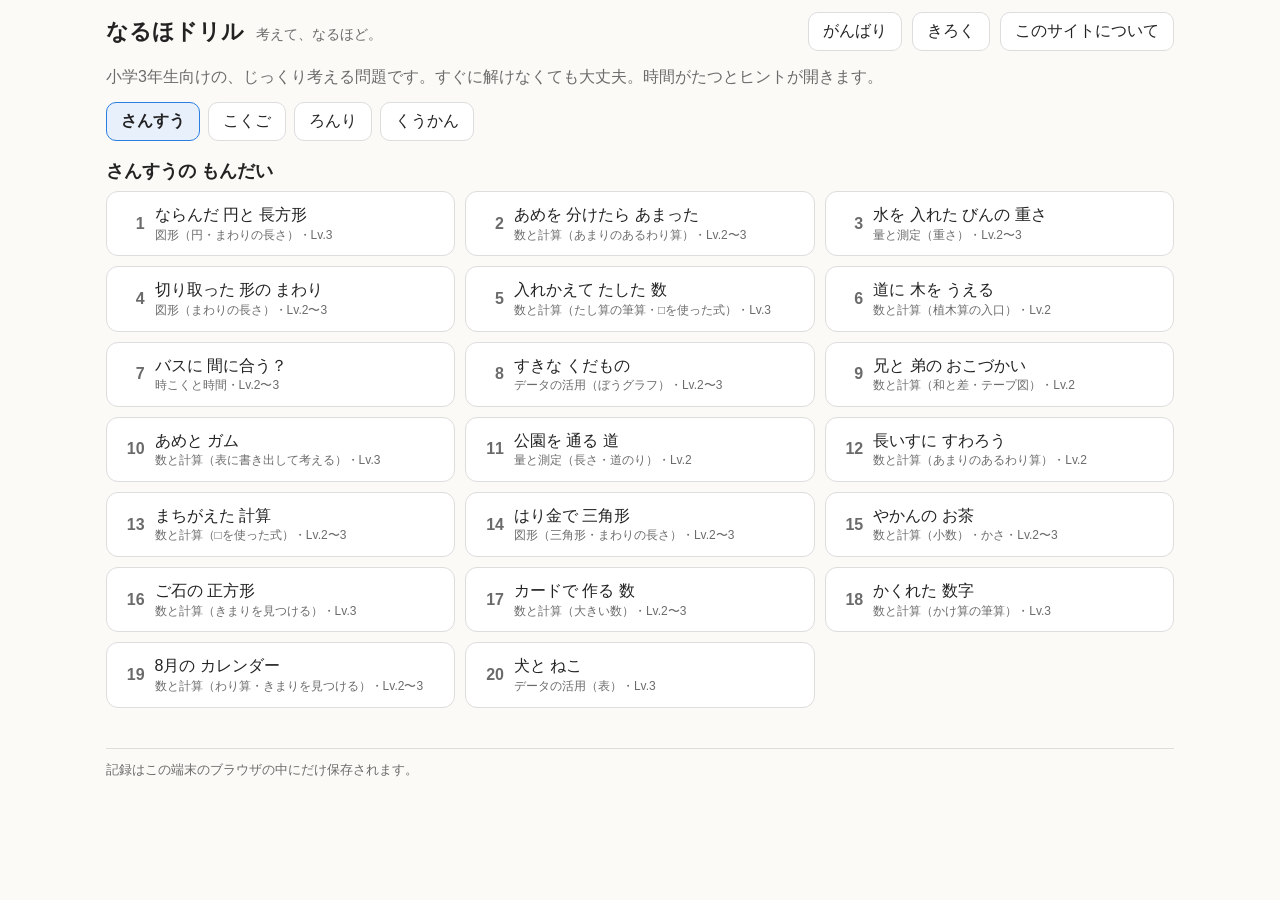
<file: site/index.html>
<!doctype html>
<html lang="ja">
<head>
<meta charset="utf-8">
<meta name="viewport" content="width=device-width, initial-scale=1, maximum-scale=1, user-scalable=no">
<meta name="apple-mobile-web-app-capable" content="yes">
<title>なるほドリル｜考えて、なるほど。小3の算数・国語</title>
<meta name="description" content="小学3年生向けの、考える力を育てる算数・国語の問題集。ヒントと解説つき。登録不要・無料。">
<link rel="stylesheet" href="css/style.css">
<link rel="manifest" href="manifest.webmanifest">
<meta name="theme-color" content="#f3c56b">
<link rel="icon" href="icons/icon.svg" type="image/svg+xml">
<link rel="icon" href="icons/icon-32.png" sizes="32x32" type="image/png">
<link rel="apple-touch-icon" href="icons/icon-180.png">
<meta name="apple-mobile-web-app-title" content="なるほドリル">
<script src="js/pwa.js" defer></script>
<style>
  .tagline { font-size: 14px; font-weight: normal; color: var(--muted); margin-left: 6px; }
  .lead { margin: 0 0 12px; color: var(--muted); line-height: 1.7; }
  .tabs { display: flex; gap: 8px; margin: 8px 0 4px; }
  .tabs .btn.on { background: var(--accent-soft); border-color: var(--accent); font-weight: bold; }
  h2 { font-size: 18px; margin: 18px 0 8px; }
  ul.grid { list-style: none; margin: 0; padding: 0; display: grid; grid-template-columns: repeat(auto-fill, minmax(260px, 1fr)); gap: 10px; }
  ul.grid a { display: flex; gap: 10px; align-items: center; padding: 12px; background: var(--card); border: 1px solid var(--line); border-radius: 12px; text-decoration: none; color: var(--fg); min-height: 56px; }
  .num { font-weight: bold; color: var(--muted); width: 1.6em; text-align: right; }
  .t { flex: 1; line-height: 1.4; }
  .t small { display: block; color: var(--muted); font-size: 12px; }
  .marks { font-weight: bold; font-size: 18px; letter-spacing: 2px; }
  .draft { font-size: 11px; background: #eee; border-radius: 4px; padding: 0 5px; color: #666; }
  #retrySec { display: none; background: #fff4e5; border-radius: 12px; padding: 4px 12px 12px; margin-top: 12px; }
  .empty { color: var(--muted); }
</style>
</head>
<body>
<div class="page">
  <div class="topbar">
    <h1><a href="./" id="siteName"></a> <span class="tagline">考えて、なるほど。</span></h1>
    <a class="btn" href="dashboard.html">がんばり</a>
    <a class="btn" href="records.html">きろく</a>
    <a class="btn" href="about.html">このサイトについて</a>
  </div>
  <p class="lead">小学3年生向けの、じっくり考える問題です。すぐに解けなくても大丈夫。時間がたつとヒントが開きます。</p>
  <div class="tabs" id="tabs"></div>
  <section id="retrySec"><h2>もういちど</h2><ul class="grid" id="retry"></ul></section>
  <h2 id="listTitle">もんだい</h2>
  <ul class="grid" id="list"></ul>
  <footer class="site">記録はこの端末のブラウザの中にだけ保存されます。</footer>
</div>
<script type="module">
import { SITE_NAME, SUBJECTS, RESULT_MARK, IS_LOCAL, richText, loadIndex, visibleSubjects, problemKey, problemUrl } from "./js/common.js";
import { allAttempts } from "./js/db.js";

document.getElementById("siteName").textContent = SITE_NAME;
// 開発中（localhost）は、作問の確認ページへのリンクを出す
if (IS_LOCAL) document.querySelector(".topbar").insertAdjacentHTML("beforeend", `<a class="btn" href="review.html">問題の確認</a><a class="btn" href="access.html">アクセス解析</a>`);
const params = new URLSearchParams(location.search);
const subject = SUBJECTS[params.get("s")] ? params.get("s") : "math";

const [index, attempts] = await Promise.all([loadIndex(), allAttempts().catch(() => [])]);

document.getElementById("tabs").innerHTML = visibleSubjects(index).map((k) => [k, SUBJECTS[k]])
  .map(([k, v]) => `<a class="btn ${k === subject ? "on" : ""}" href="?s=${k}">${v}</a>`).join("");
document.getElementById("listTitle").textContent = `${SUBJECTS[subject]}の もんだい`;

// 開発中（localhost）は下書きも出す
const problems = (index[subject] || []).filter((p) => p.status === "published" || IS_LOCAL);
const ul = document.getElementById("list");
const retry = document.getElementById("retry");
if (!problems.length) ul.innerHTML = `<li class="empty">じゅんびちゅうです。</li>`;

for (const p of problems) {
  const mine = attempts.filter((a) => a.key === problemKey(subject, p.id)).reverse(); // 古い順
  const marks = mine.map((a) => `<span class="mark-${a.result}">${RESULT_MARK[a.result]}</span>`).join("");
  const li = document.createElement("li");
  li.innerHTML = `<a href="${problemUrl(subject, p.id)}">
    <span class="num">${Number(p.id)}</span>
    <span class="t"><span class="tt"></span> ${p.status === "draft" ? `<span class="draft">下書き</span>` : ""}<small></small></span>
    <span class="marks">${marks}</span></a>`;
  li.querySelector(".tt").innerHTML = richText(p.title);
  li.querySelector("small").innerHTML = richText(`${p.area}・${p.lv}`);
  ul.appendChild(li);
  // いちばん新しい記録が ×・△・こたえを見た なら「もういちど」にも出す
  const latest = mine[mine.length - 1];
  if (latest && latest.result !== "correct") retry.appendChild(li.cloneNode(true));
}
if (retry.children.length) document.getElementById("retrySec").style.display = "block";
</script>
</body>
</html>
</file>
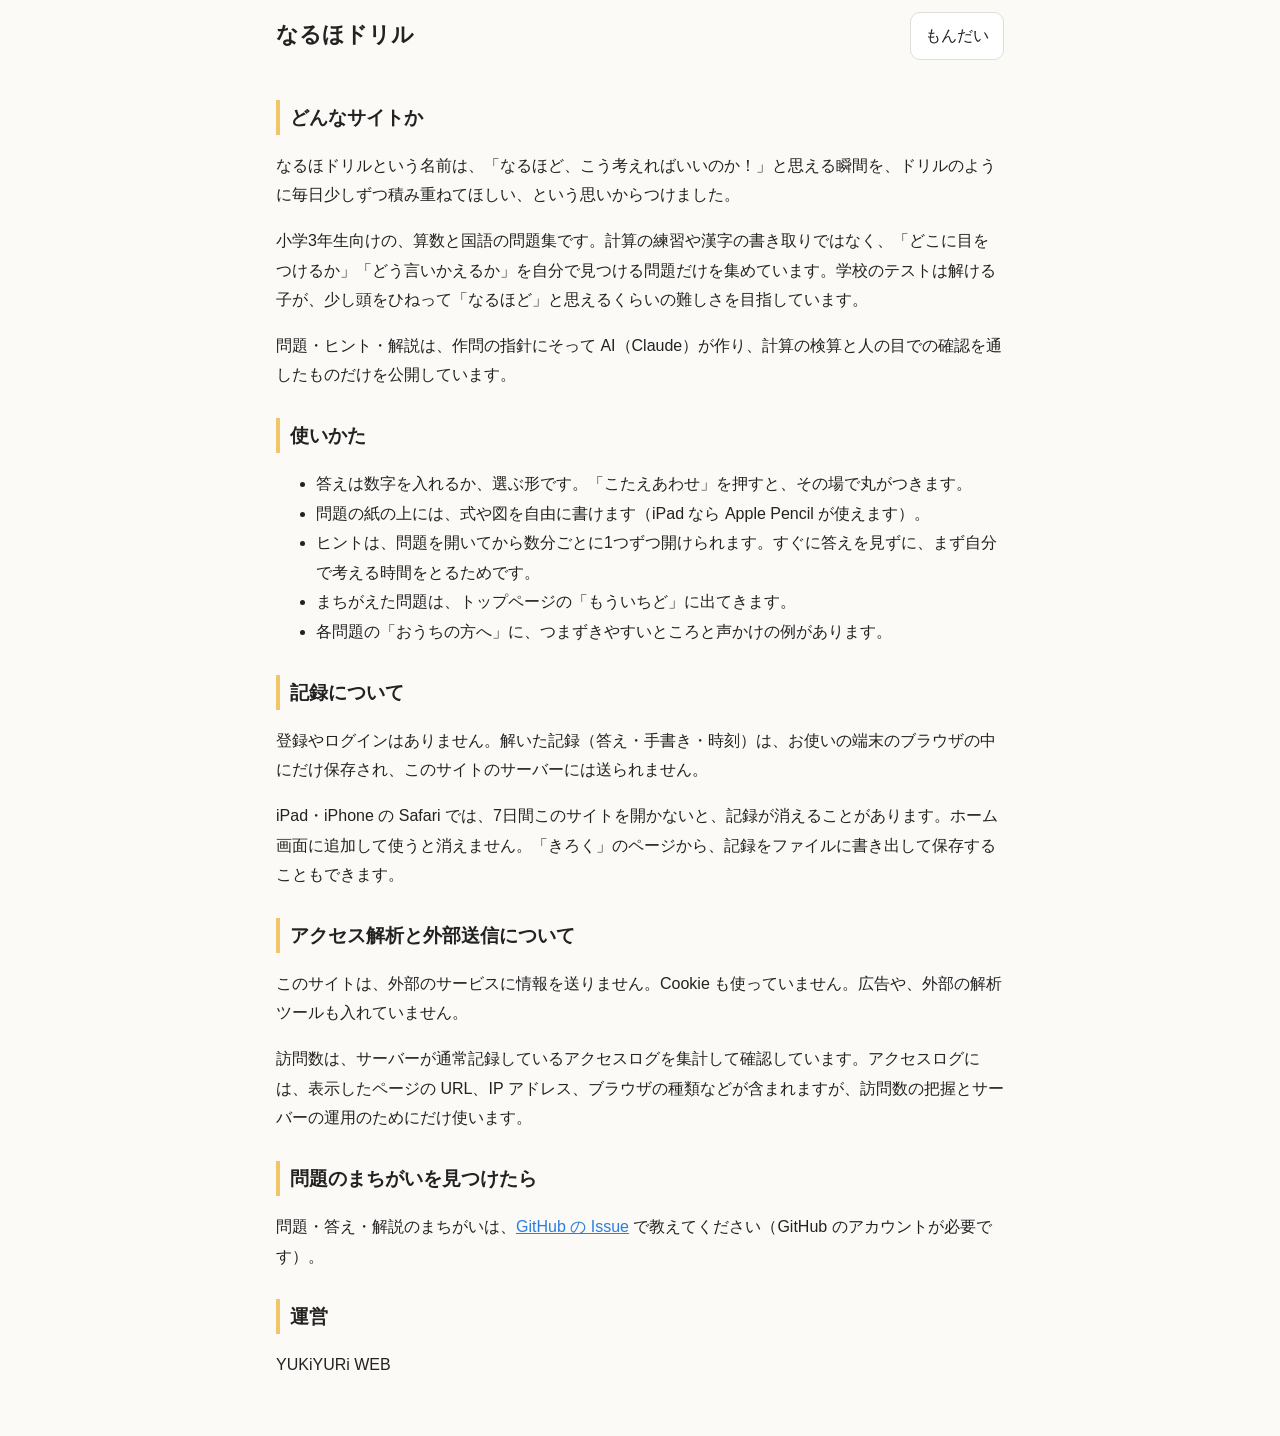
<file: site/about.html>
<!doctype html>
<html lang="ja">
<head>
<meta charset="utf-8">
<meta name="viewport" content="width=device-width, initial-scale=1, maximum-scale=1, user-scalable=no">
<title>このサイトについて - なるほドリル</title>
<link rel="stylesheet" href="css/style.css">
<link rel="manifest" href="manifest.webmanifest">
<meta name="theme-color" content="#f3c56b">
<link rel="icon" href="icons/icon.svg" type="image/svg+xml">
<link rel="icon" href="icons/icon-32.png" sizes="32x32" type="image/png">
<link rel="apple-touch-icon" href="icons/icon-180.png">
<meta name="apple-mobile-web-app-title" content="なるほドリル">
<script src="js/pwa.js" defer></script>
<style>
  .page { max-width: 760px; line-height: 1.85; }
  h2 { font-size: 19px; margin: 28px 0 6px; border-left: 4px solid var(--warm); padding-left: 10px; }
</style>
</head>
<body>
<div class="page">
  <div class="topbar">
    <h1><a href="./" class="site-name">なるほドリル</a></h1>
    <a class="btn" href="./">もんだい</a>
  </div>

  <h2>どんなサイトか</h2>
  <p>なるほドリルという名前は、「なるほど、こう考えればいいのか！」と思える瞬間を、ドリルのように毎日少しずつ積み重ねてほしい、という思いからつけました。</p>
  <p>小学3年生向けの、算数と国語の問題集です。計算の練習や漢字の書き取りではなく、「どこに目をつけるか」「どう言いかえるか」を自分で見つける問題だけを集めています。学校のテストは解ける子が、少し頭をひねって「なるほど」と思えるくらいの難しさを目指しています。</p>
  <p>問題・ヒント・解説は、作問の指針にそって AI（Claude）が作り、計算の検算と人の目での確認を通したものだけを公開しています。</p>

  <h2>使いかた</h2>
  <ul>
    <li>答えは数字を入れるか、選ぶ形です。「こたえあわせ」を押すと、その場で丸がつきます。</li>
    <li>問題の紙の上には、式や図を自由に書けます（iPad なら Apple Pencil が使えます）。</li>
    <li>ヒントは、問題を開いてから数分ごとに1つずつ開けられます。すぐに答えを見ずに、まず自分で考える時間をとるためです。</li>
    <li>まちがえた問題は、トップページの「もういちど」に出てきます。</li>
    <li>各問題の「おうちの方へ」に、つまずきやすいところと声かけの例があります。</li>
  </ul>

  <h2>記録について</h2>
  <p>登録やログインはありません。解いた記録（答え・手書き・時刻）は、お使いの端末のブラウザの中にだけ保存され、このサイトのサーバーには送られません。</p>
  <p>iPad・iPhone の Safari では、7日間このサイトを開かないと、記録が消えることがあります。ホーム画面に追加して使うと消えません。「きろく」のページから、記録をファイルに書き出して保存することもできます。</p>

  <h2>アクセス解析と外部送信について</h2>
  <p>このサイトは、外部のサービスに情報を送りません。Cookie も使っていません。広告や、外部の解析ツールも入れていません。</p>
  <p>訪問数は、サーバーが通常記録しているアクセスログを集計して確認しています。アクセスログには、表示したページの URL、IP アドレス、ブラウザの種類などが含まれますが、訪問数の把握とサーバーの運用のためにだけ使います。</p>

  <h2>問題のまちがいを見つけたら</h2>
  <p>問題・答え・解説のまちがいは、<a href="https://github.com/yukiyuriweb/naruhodrill/issues" rel="noopener">GitHub の Issue</a> で教えてください（GitHub のアカウントが必要です）。</p>

  <h2>運営</h2>
  <p>YUKiYURi WEB</p>
</div>
</body>
</html>
</file>
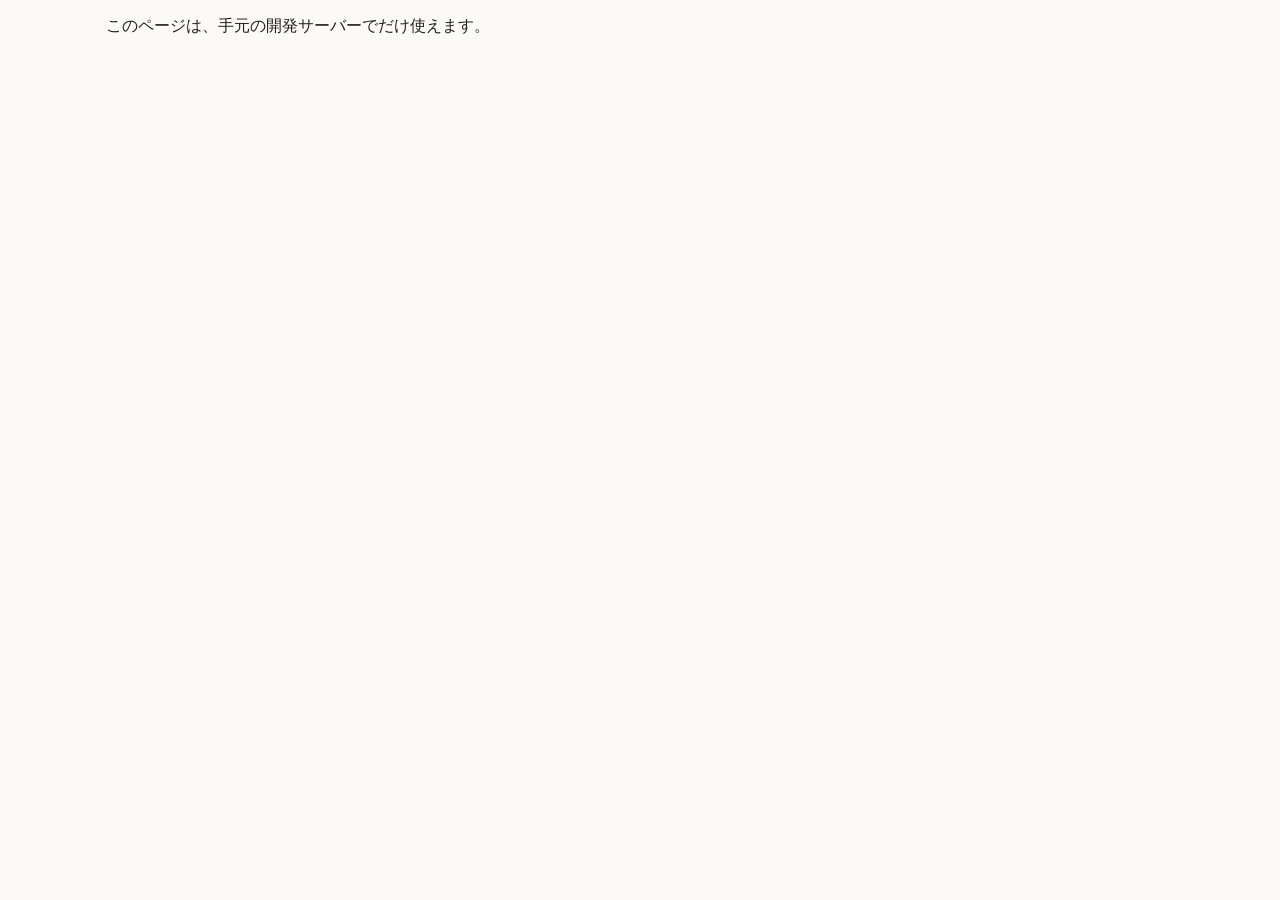
<file: site/access.html>
<!doctype html>
<html lang="ja">
<head>
<meta charset="utf-8">
<meta name="viewport" content="width=device-width, initial-scale=1, maximum-scale=1, user-scalable=no">
<title>アクセス解析 - なるほドリル</title>
<link rel="stylesheet" href="css/style.css">
<style>
  /* 管理者用（ローカル専用。公開用の dist/ には入れない。集計は tools/serve.py が返す） */
  .bar { display: flex; gap: 8px; align-items: center; flex-wrap: wrap; margin-bottom: 12px; }
  .seg { display: inline-flex; border: 1px solid var(--line); border-radius: 10px; overflow: hidden; }
  .seg button { font: inherit; font-size: 15px; padding: 6px 14px; border: 0; background: var(--card); color: var(--fg); cursor: pointer; }
  .seg button[aria-pressed="true"] { background: var(--accent); color: #fff; font-weight: bold; }
  #status { color: var(--muted); font-size: 14px; }
  .tiles { display: grid; grid-template-columns: repeat(auto-fit, minmax(170px, 1fr)); gap: 10px; margin-bottom: 14px; }
  .tile { background: var(--card); border: 1px solid var(--line); border-radius: 12px; padding: 10px 14px; }
  .tile .k { font-size: 13px; color: var(--muted); }
  .tile .v { font-size: 30px; font-weight: bold; }
  .grid2 { display: grid; grid-template-columns: repeat(auto-fit, minmax(320px, 1fr)); gap: 14px; }
  .card { background: var(--card); border: 1px solid var(--line); border-radius: 12px; padding: 12px 14px; }
  .card h2 { font-size: 16px; margin: 0 0 8px; }
  .card.wide { margin-bottom: 14px; }
  table { border-collapse: collapse; width: 100%; font-size: 14px; }
  td { border-bottom: 1px solid var(--line); padding: 4px 6px; }
  td.n { text-align: right; font-variant-numeric: tabular-nums; width: 4em; }
  td.b { width: 35%; }
  td.b span { display: block; height: 8px; border-radius: 4px; background: var(--accent); min-width: 2px; }
  .chart { position: relative; }
  .chart svg { display: block; width: 100%; height: auto; }
  .chart .grid line { stroke: #ececec; }
  .chart .axis text { fill: var(--muted); font-size: 12px; }
  .chart .hit { fill: transparent; }
  .chart .hit:hover { fill: rgba(0, 0, 0, 0.05); }
  .tip { position: absolute; pointer-events: none; background: #fff; border: 1px solid var(--line); border-radius: 8px; padding: 6px 10px; font-size: 13px; box-shadow: 0 2px 8px rgba(0,0,0,.12); white-space: nowrap; transform: translate(-50%, -100%); }
  .note { font-size: 13px; color: var(--muted); line-height: 1.7; }
</style>
</head>
<body>
<div class="page">
  <div class="topbar">
    <h1><a href="./">なるほドリル</a> アクセス解析</h1>
    <a class="btn" href="review.html">問題の確認</a>
  </div>
  <div class="bar">
    <div class="seg" role="group" aria-label="きかん">
      <button data-days="1">今日</button>
      <button data-days="7" aria-pressed="true">7日</button>
      <button data-days="30">30日</button>
      <button data-days="90">90日</button>
    </div>
    <button class="btn primary" id="fetch">最新のログを取得</button>
    <span id="status"></span>
  </div>
  <div class="tiles" id="tiles"></div>
  <section class="card wide"><h2>日ごとの訪問者数</h2><div class="chart" id="chart"></div></section>
  <div class="grid2">
    <section class="card"><h2>よく開かれた問題</h2><div id="problems"></div></section>
    <section class="card"><h2>ページ別のページビュー</h2><div id="pages"></div></section>
    <section class="card"><h2>端末（訪問者数）</h2><div id="devices"></div></section>
    <section class="card"><h2>参照元（ほかのサイトから）</h2><div id="referrers"></div></section>
    <section class="card"><h2>見つからなかった URL（404）</h2><div id="notFound"></div></section>
  </div>
  <p class="note">
    Xserver の API は「その日の」ログしか返しません。前の日のログは、その日のうちに取得しておいた分だけが残ります（<code>logs/access/</code>、git には入りません）。
    毎日取得するには <code>uv run site/tools/accesslog.py fetch</code> を 1日1回 動かしてください。<br>
    数え方：ページビューは HTML ページを開いた回数（ボットを除く）。訪問者は IP アドレスと ブラウザの組み合わせで数えています（IP はそのまま保存せず、ハッシュにしています）。
    iPad の Safari はふつう Mac と同じ名のりをするので、「Mac」には iPad が含まれます。
  </p>
</div>
<script type="module">
import { IS_LOCAL, plainText, loadIndex, SUBJECTS } from "./js/common.js";

if (!IS_LOCAL) {
  document.querySelector(".page").innerHTML = "<p>このページは、手元の開発サーバーでだけ使えます。</p>";
  throw new Error("local only");
}

const titles = {};
try {
  const index = await loadIndex();
  for (const [s, list] of Object.entries(index)) for (const p of list) titles[`${s}/${p.id}`] = `${SUBJECTS[s]} ${Number(p.id)}. ${plainText(p.title)}`;
} catch {}

const esc = (t) => String(t).replace(/[&<>"]/g, (c) => ({ "&": "&amp;", "<": "&lt;", ">": "&gt;", '"': "&quot;" })[c]);
const fmtTime = (iso) => { const d = new Date(iso); return `${d.getMonth() + 1}/${d.getDate()} ${String(d.getHours()).padStart(2, "0")}:${String(d.getMinutes()).padStart(2, "0")}`; };
let days = 7;

function table(rows, label = (k) => k) {
  if (!rows.length) return `<p class="note">まだ ありません。</p>`;
  const max = Math.max(...rows.map((r) => r[1]));
  return `<table>${rows.map(([k, n]) => `<tr><td>${esc(label(k))}</td><td class="b"><span style="width:${(n / max) * 100}%"></span></td><td class="n">${n}</td></tr>`).join("")}</table>`;
}

function chart(daily) {
  const W = 900, H = 220, L = 34, R = 8, T = 10, B = 26;
  const pw = W - L - R, ph = H - T - B;
  const peak = Math.max(4, ...daily.map((d) => d.visitors));
  const max = Math.ceil(peak / 4) * 4;
  const y = (v) => T + ph - (v / max) * ph;
  const slot = pw / daily.length, bw = Math.max(4, Math.min(36, slot * 0.6));
  const ticks = [0, max / 4, max / 2, (max * 3) / 4, max];
  const every = daily.length <= 10 ? 1 : daily.length <= 31 ? 5 : 10;
  let s = `<svg viewBox="0 0 ${W} ${H}" role="img" aria-label="日ごとの訪問者数">`;
  s += `<g class="grid">${ticks.map((t) => `<line x1="${L}" x2="${W - R}" y1="${y(t)}" y2="${y(t)}"/>`).join("")}</g><g class="axis">`;
  s += ticks.map((t) => `<text x="${L - 6}" y="${y(t) + 4}" text-anchor="end">${t}</text>`).join("");
  daily.forEach((d, i) => {
    if ((daily.length - 1 - i) % every === 0) s += `<text x="${L + slot * i + slot / 2}" y="${H - 8}" text-anchor="middle">${Number(d.date.slice(5, 7))}/${Number(d.date.slice(8))}</text>`;
  });
  s += `</g><line x1="${L}" x2="${W - R}" y1="${y(0)}" y2="${y(0)}" stroke="#bbb"/>`;
  daily.forEach((d, i) => {
    const x = L + slot * i + (slot - bw) / 2, h = y(0) - y(d.visitors);
    if (d.visitors) {
      const r = Math.min(4, h, bw / 2), top = y(d.visitors);
      s += `<path d="M${x},${y(0)}V${top + r}Q${x},${top} ${x + r},${top}H${x + bw - r}Q${x + bw},${top} ${x + bw},${top + r}V${y(0)}Z" fill="var(--accent)"/>`;
    }
    s += `<rect class="hit" data-i="${i}" x="${L + slot * i}" y="${T}" width="${slot}" height="${ph}"/>`;
  });
  s += `</svg><div class="tip" hidden></div>`;
  const el = document.getElementById("chart");
  el.innerHTML = s;
  const tip = el.querySelector(".tip");
  el.querySelectorAll(".hit").forEach((h) => h.addEventListener("mouseenter", () => {
    const d = daily[Number(h.dataset.i)];
    tip.innerHTML = `<b>${d.date}</b><br>訪問者 ${d.visitors}人・ページビュー ${d.pv}・問題 ${d.problems}回`;
    const box = el.getBoundingClientRect(), r = h.getBoundingClientRect();
    tip.style.left = `${Math.min(Math.max(r.left + r.width / 2 - box.left, 110), box.width - 110)}px`;
    tip.style.top = `${r.top - box.top + 50}px`;
    tip.hidden = false;
  }));
  el.querySelector("svg").addEventListener("mouseleave", () => { tip.hidden = true; });
}

async function load() {
  const d = await fetch(`api/accesslog?days=${days}`).then((r) => r.json());
  const t = d.totals;
  document.getElementById("tiles").innerHTML = [
    ["訪問者", t.visitors], ["ページビュー", t.pv], ["問題を開いた回数", t.problems], ["ボット（除外）", t.bots],
  ].map(([k, v]) => `<div class="tile"><div class="k">${k}</div><div class="v">${v}</div></div>`).join("");
  chart(d.daily);
  document.getElementById("problems").innerHTML = table(d.problems, (k) => titles[k] || k);
  document.getElementById("pages").innerHTML = table(d.pages);
  document.getElementById("devices").innerHTML = table(d.devices);
  document.getElementById("referrers").innerHTML = table(d.referrers);
  document.getElementById("notFound").innerHTML = table(d.notFound);
  const st = d.stored.count ? `保存済み：${d.stored.from} 〜 ${d.stored.to}（${d.stored.count}日分）` : "まだ ログを取得していません";
  document.getElementById("status").textContent = `${st}${d.lastFetch ? `・最終取得 ${fmtTime(d.lastFetch.fetchedAt)}` : ""}`;
}

document.querySelectorAll(".seg button").forEach((b) => {
  b.onclick = () => {
    days = Number(b.dataset.days);
    document.querySelectorAll(".seg button").forEach((x) => x.setAttribute("aria-pressed", String(x === b)));
    load();
  };
});

document.getElementById("fetch").onclick = async (e) => {
  const btn = e.currentTarget;
  btn.disabled = true;
  document.getElementById("status").textContent = "取得しています…";
  try {
    const r = await fetch("api/accesslog/fetch", { method: "POST" });
    const j = await r.json();
    if (!r.ok) throw new Error(j.error || r.status);
    await load();
    document.getElementById("status").textContent += `（新しく ${j.added}行）`;
  } catch (err) {
    document.getElementById("status").textContent = `取得できませんでした：${err.message}`;
  }
  btn.disabled = false;
};

load();
</script>
</body>
</html>
</file>
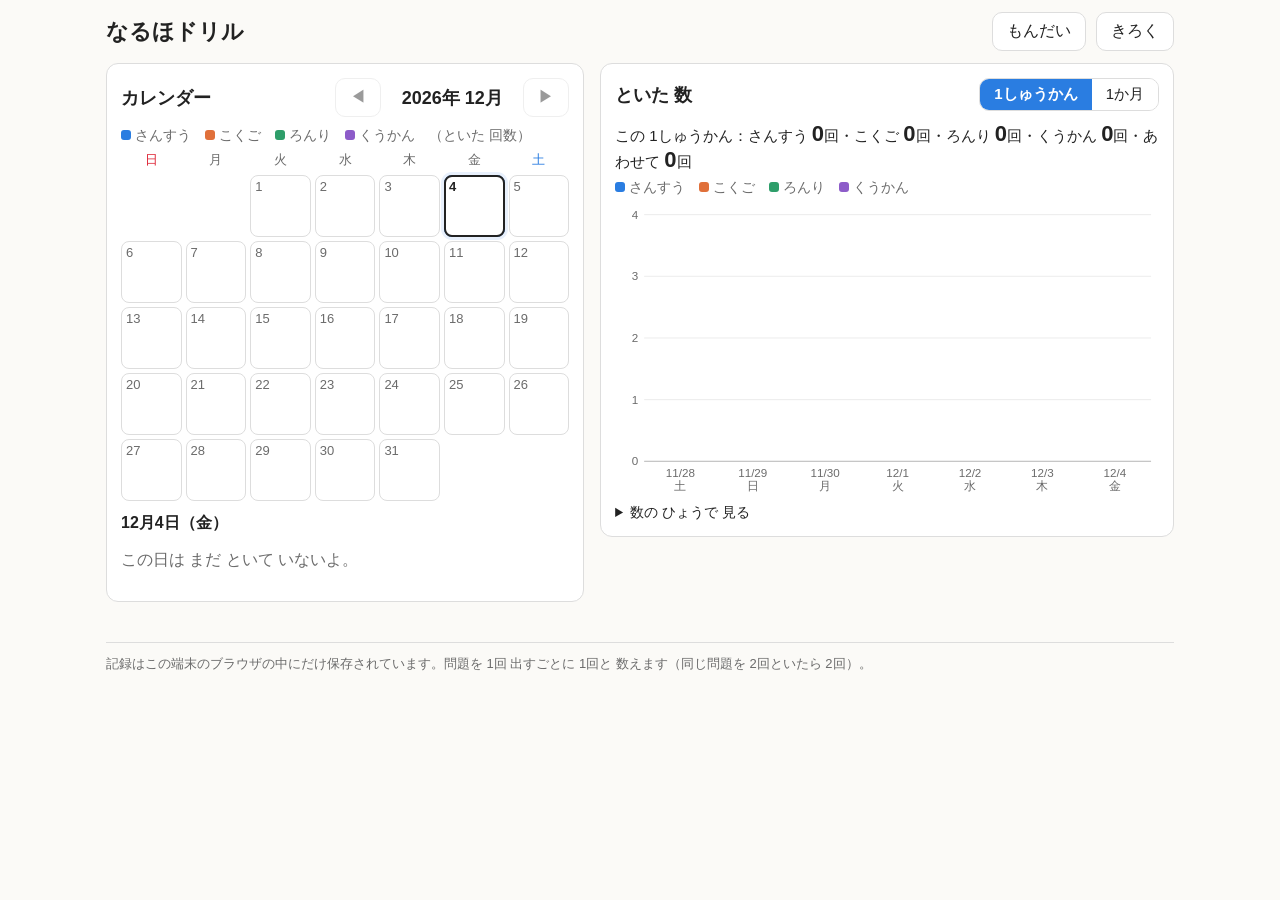
<file: site/dashboard.html>
<!doctype html>
<html lang="ja">
<head>
<meta charset="utf-8">
<meta name="viewport" content="width=device-width, initial-scale=1, maximum-scale=1, user-scalable=no">
<meta name="apple-mobile-web-app-capable" content="yes">
<title>がんばり - なるほドリル</title>
<link rel="stylesheet" href="css/style.css">
<link rel="manifest" href="manifest.webmanifest">
<meta name="theme-color" content="#f3c56b">
<link rel="icon" href="icons/icon.svg" type="image/svg+xml">
<link rel="icon" href="icons/icon-32.png" sizes="32x32" type="image/png">
<link rel="apple-touch-icon" href="icons/icon-180.png">
<meta name="apple-mobile-web-app-title" content="なるほドリル">
<script src="js/pwa.js" defer></script>
<style>
  :root { --math: #2a7de1; --kokugo: #e0703a; --logic: #2e9e6a; --spatial: #8d5cc9; }
  .layout { display: grid; grid-template-columns: minmax(0, 5fr) minmax(0, 6fr); gap: 16px; align-items: start; }
  @media (max-width: 820px) { .layout { grid-template-columns: minmax(0, 1fr); } }
  .card { background: var(--card); border: 1px solid var(--line); border-radius: 12px; padding: 14px; }
  .card h2 { font-size: 18px; margin: 0; flex: 1; }
  .card-head { display: flex; align-items: center; gap: 8px; margin-bottom: 10px; flex-wrap: wrap; }
  .legend { display: flex; gap: 14px; font-size: 14px; color: var(--muted); margin-bottom: 6px; }
  .legend i, .chip i { display: inline-block; width: 10px; height: 10px; border-radius: 3px; margin-right: 4px; vertical-align: 0; }
  .sw-math { background: var(--math); }
  .sw-kokugo { background: var(--kokugo); }
  .sw-logic { background: var(--logic); }
  .sw-spatial { background: var(--spatial); }

  /* カレンダー */
  .cal { display: grid; grid-template-columns: repeat(7, minmax(0, 1fr)); gap: 4px; }
  .cal .dow { text-align: center; font-size: 13px; color: var(--muted); padding-bottom: 2px; }
  .cal .dow.sun { color: var(--ng); }
  .cal .dow.sat { color: var(--accent); }
  .day { min-height: 62px; border: 1px solid var(--line); border-radius: 8px; padding: 3px 4px; background: #fff; font: inherit; text-align: left; cursor: pointer; display: flex; flex-direction: column; gap: 2px; color: var(--fg); }
  .day.blank { visibility: hidden; }
  .day .d { font-size: 13px; color: var(--muted); }
  .day.done { background: var(--warm-soft); border-color: var(--warm); }
  .day.today .d { font-weight: bold; color: var(--fg); }
  .day.today { outline: 2px solid var(--fg); outline-offset: -2px; }
  .day.sel { box-shadow: 0 0 0 3px var(--accent-soft); border-color: var(--accent); }
  .chip { font-size: 13px; line-height: 1.2; white-space: nowrap; }
  .chip b { font-size: 15px; }
  .month { font-weight: bold; font-size: 18px; min-width: 7em; text-align: center; }
  #dayList { margin-top: 12px; }
  #dayList h3 { font-size: 16px; margin: 0 0 6px; }
  #dayList ul { list-style: none; margin: 0; padding: 0; }
  #dayList li { padding: 4px 0; border-bottom: 1px dashed var(--line); display: flex; gap: 8px; }
  #dayList li:last-child { border-bottom: 0; }
  #dayList .m { font-weight: bold; width: 1.2em; text-align: center; }

  /* グラフ */
  .seg { display: inline-flex; border: 1px solid var(--line); border-radius: 10px; overflow: hidden; }
  .seg button { font: inherit; font-size: 15px; padding: 6px 14px; border: 0; background: var(--card); color: var(--fg); cursor: pointer; }
  .seg button[aria-pressed="true"] { background: var(--accent); color: #fff; font-weight: bold; }
  .totals { font-size: 15px; margin-bottom: 6px; }
  .totals b { font-size: 22px; }
  .chart { position: relative; }
  .chart svg { display: block; width: 100%; height: auto; overflow: visible; }
  .chart .grid line { stroke: #ececec; }
  .chart .axis text { fill: var(--muted); font-size: 12px; }
  .chart .hit { fill: transparent; cursor: pointer; }
  .chart .hit:hover, .chart .hit.on { fill: rgba(0, 0, 0, 0.05); }
  .tip { position: absolute; pointer-events: none; background: #fff; border: 1px solid var(--line); border-radius: 8px; padding: 6px 10px; font-size: 14px; box-shadow: 0 2px 8px rgba(0,0,0,.12); white-space: nowrap; transform: translate(-50%, -100%); }
  .tip div { display: flex; align-items: center; gap: 4px; }
  details { margin-top: 10px; font-size: 14px; }
  details table { border-collapse: collapse; margin-top: 6px; }
  details td, details th { border: 1px solid var(--line); padding: 2px 8px; text-align: right; }
</style>
</head>
<body>
<div class="page">
  <div class="topbar">
    <h1><a href="./" id="siteName"></a></h1>
    <a class="btn" href="./">もんだい</a>
    <a class="btn" href="records.html">きろく</a>
  </div>
  <div class="layout">
    <section class="card">
      <div class="card-head">
        <h2>カレンダー</h2>
        <button class="btn" id="prev" aria-label="前の月">◀</button>
        <span class="month" id="monthLabel"></span>
        <button class="btn" id="next" aria-label="次の月">▶</button>
      </div>
      <div class="legend" id="legendCal"></div>
      <div class="cal" id="cal"></div>
      <div id="dayList"></div>
    </section>
    <section class="card">
      <div class="card-head">
        <h2>といた 数</h2>
        <div class="seg" role="group" aria-label="きかん">
          <button data-days="7" aria-pressed="true">1しゅうかん</button>
          <button data-days="30" aria-pressed="false">1か月</button>
        </div>
      </div>
      <div class="totals" id="totals"></div>
      <div class="legend" id="legendChart"></div>
      <div class="chart" id="chart"></div>
      <details><summary>数の ひょうで 見る</summary><div id="table"></div></details>
    </section>
  </div>
  <footer class="site">記録はこの端末のブラウザの中にだけ保存されています。問題を 1回 出すごとに 1回と 数えます（同じ問題を 2回といたら 2回）。</footer>
</div>
<script type="module">
import { SITE_NAME, SUBJECTS, RESULT_MARK, fmt, loadIndex, visibleSubjects } from "./js/common.js";
import { allAttempts } from "./js/db.js";

document.getElementById("siteName").textContent = SITE_NAME;
// 教科は、問題のあるものと、記録のあるもの（あとで下書きにもどした教科の記録も数える）。
// 問題の一覧が読めないときは、さんすう・こくご
const [index, attempts] = await Promise.all([loadIndex().catch(() => null), allAttempts().catch(() => [])]);
const shown = index ? visibleSubjects(index) : ["math", "kokugo"];
const KEYS = Object.keys(SUBJECTS).filter((s) => shown.includes(s) || attempts.some((a) => a.subject === s));
const legend = KEYS.map((s) => `<span><i class="sw-${s}"></i>${SUBJECTS[s]}</span>`).join("");
document.getElementById("legendCal").innerHTML = `${legend}<span>（といた 回数）</span>`;
document.getElementById("legendChart").innerHTML = legend;
const zero = () => ({ ...Object.fromEntries(KEYS.map((s) => [s, 0])), list: [] });
// 「さんすう 2回・こくご 1回」のような、教科ごとの回数
const perSubject = (c, sep) => KEYS.map((s) => `${SUBJECTS[s]} ${c[s]}回`).join(sep);
const WEEK = "日月火水木金土";

// 日ごとの回数 { "2026-11-22": { math: 2, kokugo: 1, ..., list: [...] } }
const dayKey = (d) => `${d.getFullYear()}-${String(d.getMonth() + 1).padStart(2, "0")}-${String(d.getDate()).padStart(2, "0")}`;
const byDay = {};
for (const a of attempts) {
  const k = dayKey(new Date(a.submittedAt));
  const v = (byDay[k] ||= zero());
  if (a.subject in v) v[a.subject]++;
  v.list.push(a);
}
const countOf = (k) => byDay[k] || zero();

// ---- カレンダー ----
const today = new Date();
today.setHours(0, 0, 0, 0);
// 前後に動けるのは、記録のある月と今月だけ（記録のない月はとばす）
const months = [...new Set([...Object.keys(byDay), dayKey(today)].map((k) => k.slice(0, 7)))].sort();
let monthIdx = months.indexOf(dayKey(today).slice(0, 7));
let view;
let selected = dayKey(today);

function renderCalendar() {
  const [vy, vm] = months[monthIdx].split("-").map(Number);
  view = new Date(vy, vm - 1, 1);
  document.getElementById("prev").disabled = monthIdx === 0;
  document.getElementById("next").disabled = monthIdx === months.length - 1;
  document.getElementById("monthLabel").textContent = `${view.getFullYear()}年 ${view.getMonth() + 1}月`;
  const cal = document.getElementById("cal");
  cal.innerHTML = [...WEEK].map((w, i) => `<div class="dow ${i === 0 ? "sun" : i === 6 ? "sat" : ""}">${w}</div>`).join("");
  for (let i = 0; i < view.getDay(); i++) cal.insertAdjacentHTML("beforeend", `<div class="day blank"></div>`);
  const last = new Date(view.getFullYear(), view.getMonth() + 1, 0).getDate();
  for (let d = 1; d <= last; d++) {
    const date = new Date(view.getFullYear(), view.getMonth(), d);
    const k = dayKey(date);
    const c = countOf(k);
    const btn = document.createElement("button");
    btn.className = `day${c.list.length ? " done" : ""}${k === dayKey(today) ? " today" : ""}${k === selected ? " sel" : ""}`;
    btn.innerHTML = `<span class="d">${d}</span>`
      + KEYS.filter((s) => c[s]).map((s) => `<span class="chip"><i class="sw-${s}"></i><b>${c[s]}</b></span>`).join("");
    btn.setAttribute("aria-label", `${view.getMonth() + 1}月${d}日 ${perSubject(c, " ")}`);
    btn.onclick = () => { selected = k; renderCalendar(); };
    cal.appendChild(btn);
  }
  renderDayList();
}

function renderDayList() {
  const el = document.getElementById("dayList");
  const [y, m, d] = selected.split("-").map(Number);
  const c = countOf(selected);
  const title = `${m}月${d}日（${WEEK[new Date(y, m - 1, d).getDay()]}）`;
  if (!c.list.length) {
    el.innerHTML = `<h3>${title}</h3><p class="muted">この日は まだ といて いないよ。</p>`;
    return;
  }
  el.innerHTML = `<h3>${title}　${perSubject(c, "・")}</h3><ul></ul>`;
  const ul = el.querySelector("ul");
  for (const a of c.list.slice().reverse()) {
    const li = document.createElement("li");
    li.innerHTML = `<span class="m mark-${a.result}">${RESULT_MARK[a.result] || ""}</span><span class="t"></span><span class="muted">${fmt(a.submittedAt).split(" ")[1]}</span>`;
    li.querySelector(".t").textContent = `${SUBJECTS[a.subject] || a.subject} ${Number(a.problemId)}. ${a.title}`;
    ul.appendChild(li);
  }
}

document.getElementById("prev").onclick = () => { if (monthIdx > 0) { monthIdx--; renderCalendar(); } };
document.getElementById("next").onclick = () => { if (monthIdx < months.length - 1) { monthIdx++; renderCalendar(); } };

// ---- 積み上げ棒グラフ ----
let days = 7;

function lastDays(n) {
  return Array.from({ length: n }, (_, i) => {
    const d = new Date(today);
    d.setDate(d.getDate() - (n - 1 - i));
    return { date: d, key: dayKey(d), ...countOf(dayKey(d)) };
  });
}

// 上の角だけ丸い棒（積み上げのいちばん上に使う）
function topRounded(x, y, w, h, r) {
  r = Math.min(r, h, w / 2);
  return `M${x},${y + h}V${y + r}Q${x},${y} ${x + r},${y}H${x + w - r}Q${x + w},${y} ${x + w},${y + r}V${y + h}Z`;
}

function niceMax(v) {
  if (v <= 4) return 4;
  const step = Math.ceil(v / 4);
  return step * 4;
}

function renderChart() {
  const data = lastDays(days);
  const W = 560, H = 300, L = 30, R = 8, T = 12, B = 34;
  const pw = W - L - R, ph = H - T - B;
  const total = (d) => KEYS.reduce((t, s) => t + d[s], 0);
  const max = niceMax(Math.max(...data.map(total)));
  const y = (v) => T + ph - (v / max) * ph;
  const slot = pw / data.length;
  const bw = Math.max(6, Math.min(40, slot * 0.6));
  const ticks = [0, max / 4, max / 2, (max * 3) / 4, max];

  let svg = `<svg viewBox="0 0 ${W} ${H}" role="img" aria-label="直近${days}日の といた 数">`;
  svg += `<g class="grid">${ticks.map((t) => `<line x1="${L}" x2="${W - R}" y1="${y(t)}" y2="${y(t)}"/>`).join("")}</g>`;
  svg += `<g class="axis">${ticks.map((t) => `<text x="${L - 6}" y="${y(t) + 4}" text-anchor="end">${t}</text>`).join("")}`;
  data.forEach((d, i) => {
    const cx = L + slot * i + slot / 2;
    const show = days === 7 || i === data.length - 1 || (data.length - 1 - i) % 5 === 0;
    if (show) {
      svg += `<text x="${cx}" y="${H - B + 16}" text-anchor="middle">${d.date.getMonth() + 1}/${d.date.getDate()}</text>`;
      if (days === 7) svg += `<text x="${cx}" y="${H - B + 30}" text-anchor="middle">${WEEK[d.date.getDay()]}</text>`;
    }
  });
  svg += `</g>`;
  svg += `<line x1="${L}" x2="${W - R}" y1="${y(0)}" y2="${y(0)}" stroke="#bbb"/>`;

  data.forEach((d, i) => {
    const x = L + slot * i + (slot - bw) / 2;
    let base = 0;
    const segs = KEYS.filter((s) => d[s] > 0);
    segs.forEach((s, j) => {
      const y0 = y(base), y1 = y(base + d[s]);
      const gap = j > 0 ? 2 : 0; // 積み上げの間に 2px のすきま
      const h = y0 - y1 - gap;
      const top = j === segs.length - 1;
      svg += top
        ? `<path d="${topRounded(x, y1, bw, h, 4)}" fill="var(--${s})"/>`
        : `<rect x="${x}" y="${y1}" width="${bw}" height="${h}" fill="var(--${s})"/>`;
      base += d[s];
    });
    svg += `<rect class="hit" data-i="${i}" x="${L + slot * i}" y="${T}" width="${slot}" height="${ph}"/>`;
  });
  svg += `</svg><div class="tip" hidden></div>`;

  const chart = document.getElementById("chart");
  chart.innerHTML = svg;
  const tip = chart.querySelector(".tip");
  const showTip = (el) => {
    chart.querySelectorAll(".hit.on").forEach((h) => h.classList.remove("on"));
    el.classList.add("on");
    const d = data[Number(el.dataset.i)];
    tip.innerHTML = `<div><b>${d.date.getMonth() + 1}/${d.date.getDate()}（${WEEK[d.date.getDay()]}）</b></div>`
      + KEYS.map((s) => `<div><i class="sw-${s}" style="display:inline-block;width:10px;height:10px;border-radius:3px"></i>${SUBJECTS[s]} ${d[s]}回</div>`).join("");
    const box = chart.getBoundingClientRect(), r = el.getBoundingClientRect();
    tip.style.left = `${Math.min(Math.max(r.left + r.width / 2 - box.left, 70), box.width - 70)}px`;
    tip.style.top = `${Math.max(r.top - box.top + 40, 60)}px`;
    tip.hidden = false;
  };
  chart.querySelectorAll(".hit").forEach((h) => {
    h.addEventListener("mouseenter", () => showTip(h));
    h.addEventListener("click", () => showTip(h));
  });
  chart.querySelector("svg").addEventListener("mouseleave", () => {
    tip.hidden = true;
    chart.querySelectorAll(".hit.on").forEach((h) => h.classList.remove("on"));
  });

  const sum = (s) => data.reduce((t, d) => t + d[s], 0);
  const period = days === 7 ? "この 1しゅうかん" : "この 1か月（30日）";
  document.getElementById("totals").innerHTML =
    `${period}：${KEYS.map((s) => `${SUBJECTS[s]} <b>${sum(s)}</b>回`).join("・")}・あわせて <b>${data.reduce((t, d) => t + total(d), 0)}</b>回`;

  document.getElementById("table").innerHTML = `<table><tr><th>日</th>${KEYS.map((s) => `<th>${SUBJECTS[s]}</th>`).join("")}</tr>`
    + data.slice().reverse().map((d) => `<tr><td>${d.date.getMonth() + 1}/${d.date.getDate()}（${WEEK[d.date.getDay()]}）</td>${KEYS.map((s) => `<td>${d[s]}</td>`).join("")}</tr>`).join("")
    + `</table>`;
}

document.querySelectorAll(".seg button").forEach((b) => {
  b.onclick = () => {
    days = Number(b.dataset.days);
    document.querySelectorAll(".seg button").forEach((x) => x.setAttribute("aria-pressed", String(x === b)));
    renderChart();
  };
});

renderCalendar();
renderChart();
</script>
</body>
</html>
</file>
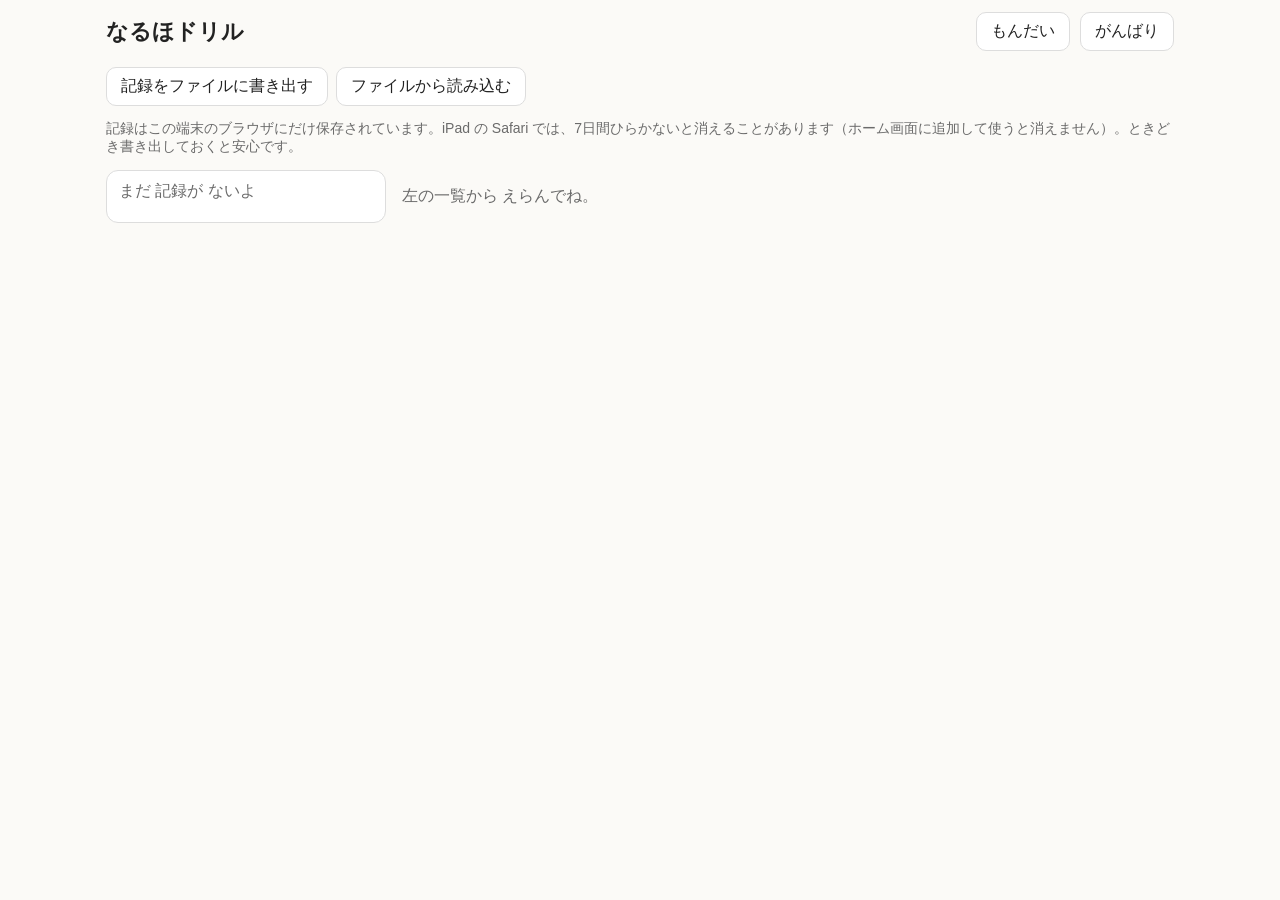
<file: site/records.html>
<!doctype html>
<html lang="ja">
<head>
<meta charset="utf-8">
<meta name="viewport" content="width=device-width, initial-scale=1, maximum-scale=1, user-scalable=no">
<meta name="apple-mobile-web-app-capable" content="yes">
<title>きろく - なるほドリル</title>
<link rel="stylesheet" href="css/style.css">
<link rel="manifest" href="manifest.webmanifest">
<meta name="theme-color" content="#f3c56b">
<link rel="icon" href="icons/icon.svg" type="image/svg+xml">
<link rel="icon" href="icons/icon-32.png" sizes="32x32" type="image/png">
<link rel="apple-touch-icon" href="icons/icon-180.png">
<meta name="apple-mobile-web-app-title" content="なるほドリル">
<script src="js/pwa.js" defer></script>
<style>
  .layout { display: grid; grid-template-columns: 280px 1fr; gap: 16px; }
  @media (max-width: 760px) { .layout { grid-template-columns: 1fr; } }
  ul.list { list-style: none; margin: 0; padding: 0; border: 1px solid var(--line); border-radius: 12px; background: var(--card); max-height: 70vh; overflow-y: auto; }
  ul.list li { padding: 10px 12px; border-bottom: 1px solid var(--line); cursor: pointer; display: flex; gap: 10px; align-items: center; }
  ul.list li:last-child { border-bottom: 0; }
  ul.list li.sel { background: var(--accent-soft); }
  ul.list .m { font-weight: bold; font-size: 22px; width: 1.2em; text-align: center; }
  ul.list .t { flex: 1; line-height: 1.4; }
  ul.list .when { color: var(--muted); font-size: 13px; }
  .head { display: flex; align-items: center; gap: 14px; margin-bottom: 8px; flex-wrap: wrap; }
  .big { font-size: 56px; font-weight: bold; line-height: 1; }
  .head h2 { margin: 0; font-size: 20px; }
  .meta { color: var(--muted); font-size: 14px; }
  .tools { display: flex; gap: 8px; flex-wrap: wrap; align-items: center; margin: 4px 0 12px; }
  .del.armed { background: var(--ng); border-color: var(--ng); color: #fff; }
  #status { color: var(--muted); font-size: 14px; }
</style>
</head>
<body>
<div class="page">
  <div class="topbar">
    <h1><a href="./" id="siteName"></a></h1>
    <a class="btn" href="./">もんだい</a>
    <a class="btn" href="dashboard.html">がんばり</a>
  </div>
  <div class="tools">
    <button class="btn" id="export">記録をファイルに書き出す</button>
    <label class="btn">ファイルから読み込む<input type="file" id="import" accept="application/json,.json" hidden></label>
    <span id="status"></span>
  </div>
  <p class="meta">記録はこの端末のブラウザにだけ保存されています。iPad の Safari では、7日間ひらかないと消えることがあります（ホーム画面に追加して使うと消えません）。ときどき書き出しておくと安心です。</p>
  <div class="layout">
    <ul class="list" id="list"></ul>
    <div id="detail"><p class="muted">左の一覧から えらんでね。</p></div>
  </div>
</div>
<script type="module">
import { SITE_NAME, SUBJECTS, RESULT_MARK, RESULT_WORD, richText, fmt, loadProblem, problemUrl } from "./js/common.js";
import { renderSheet, drawAll } from "./js/sheet.js";
import * as db from "./js/db.js";

document.getElementById("siteName").textContent = SITE_NAME;
let attempts = [];

function renderList(selId) {
  const ul = document.getElementById("list");
  ul.innerHTML = attempts.length ? "" : `<li class="muted">まだ 記録が ないよ</li>`;
  for (const a of attempts) {
    const li = document.createElement("li");
    li.className = a.id === selId ? "sel" : "";
    li.innerHTML = `<span class="m mark-${a.result}">${RESULT_MARK[a.result]}</span>
      <span class="t"><span class="name"></span><br><span class="when">${fmt(a.submittedAt)}</span></span>`;
    li.querySelector(".name").textContent = `${SUBJECTS[a.subject]} ${Number(a.problemId)}. ${a.title}`;
    li.onclick = () => show(a.id);
    ul.appendChild(li);
  }
}

function minutes(a) {
  const ms = Date.parse(a.submittedAt) - Date.parse(a.startedAt);
  return ms > 0 ? `${Math.max(1, Math.round(ms / 60000))}分` : "";
}

async function show(id) {
  renderList(id);
  const a = await db.getAttempt(id);
  const latest = attempts.find((x) => x.key === a.key);
  const el = document.getElementById("detail");
  el.innerHTML = `
    <div class="head">
      <span class="big mark-${a.result}">${RESULT_MARK[a.result]}</span>
      <div><h2></h2><div class="meta">${fmt(a.submittedAt)}・${RESULT_WORD[a.result]}・考えた時間 ${minutes(a)}・ヒント ${a.hints.length}こ</div></div>
    </div>
    <div class="tools">
      ${latest.id === a.id && a.result !== "correct" ? `<a class="btn primary" href="${problemUrl(a.subject, a.problemId)}">もういちど とく</a>` : ""}
      <button class="btn del" id="del">この記録を消す</button>
    </div>
    <div id="sheet"></div>`;
  el.querySelector("h2").textContent = `${Number(a.problemId)}. ${a.title}`;

  // 消すボタンは 2 回押しで確定（ブラウザの確認ダイアログは使わない）
  const del = el.querySelector("#del");
  del.onclick = async () => {
    if (!del.classList.contains("armed")) {
      del.classList.add("armed");
      del.textContent = "ほんとうに消す？（もう一度おす）";
      setTimeout(() => { del.classList.remove("armed"); del.textContent = "この記録を消す"; }, 3000);
      return;
    }
    await db.deleteAttempt(a.id);
    attempts = await db.allAttempts();
    renderList();
    el.innerHTML = `<p class="muted">消しました。</p>`;
  };

  try {
    const prob = await loadProblem(a.subject, a.problemId);
    const width = Math.min(el.clientWidth, 1000);
    const sheet = renderSheet(el.querySelector("#sheet"), prob, { width, answers: a.answers, marks: a.marks });
    drawAll(sheet.ink, a.strokes || []);
  } catch {
    el.querySelector("#sheet").innerHTML = `<p class="muted">この問題は 今は ありません。</p>`;
  }
}

document.getElementById("export").onclick = async () => {
  const data = await db.exportData();
  const blob = new Blob([JSON.stringify(data)], { type: "application/json" });
  const link = document.createElement("a");
  link.href = URL.createObjectURL(blob);
  link.download = `naruhodrill-${new Date().toISOString().slice(0, 10)}.json`;
  link.click();
  URL.revokeObjectURL(link.href);
};

document.getElementById("import").onchange = async (e) => {
  const file = e.target.files[0];
  if (!file) return;
  const status = document.getElementById("status");
  try {
    const added = await db.importData(JSON.parse(await file.text()));
    status.textContent = `${added}件の記録を読み込みました。`;
    attempts = await db.allAttempts();
    renderList();
  } catch (err) {
    status.textContent = `読み込めませんでした：${err.message}`;
  }
  e.target.value = "";
};

attempts = await db.allAttempts();
renderList();
if (attempts.length) show(attempts[0].id);
</script>
</body>
</html>
</file>
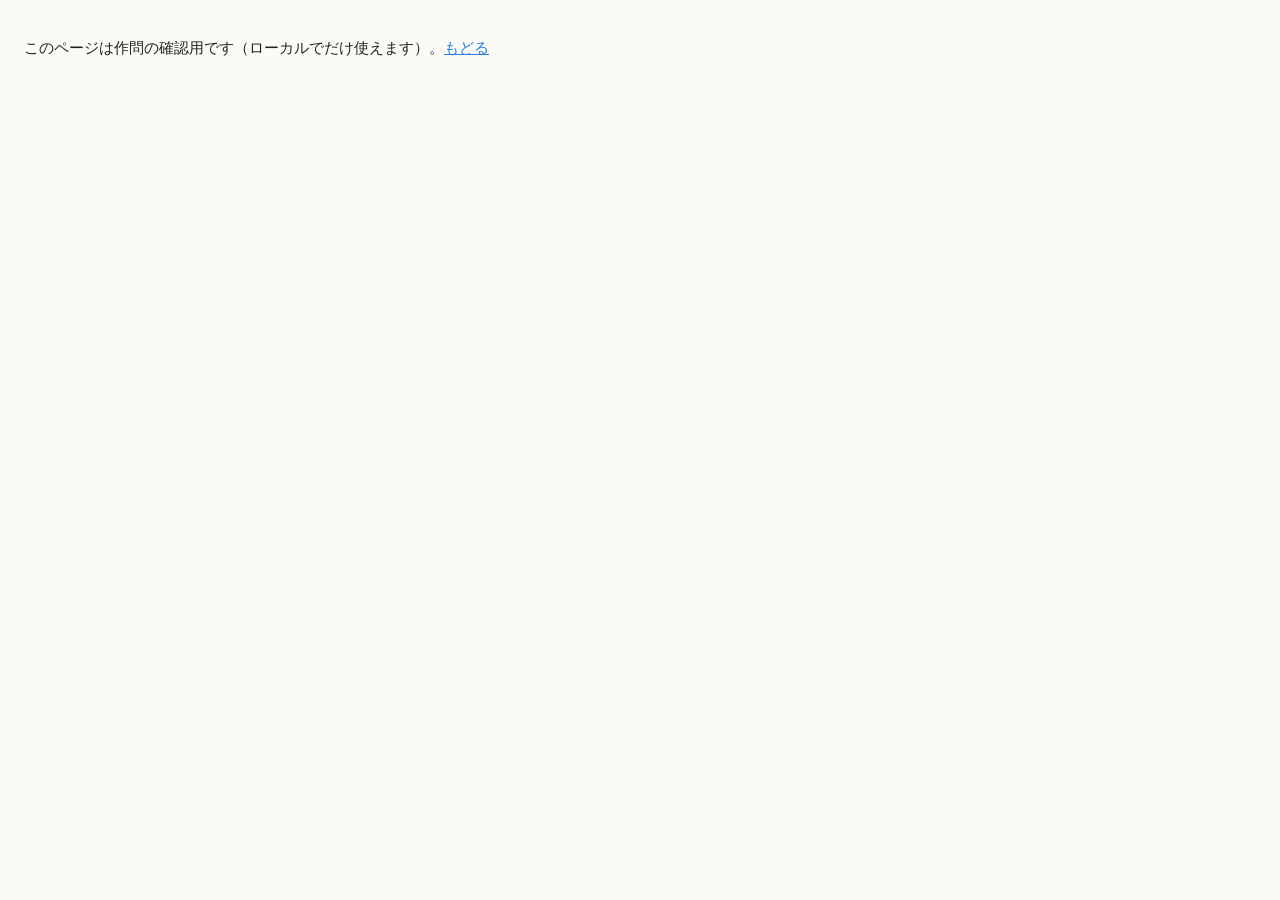
<file: site/review.html>
<!doctype html>
<html lang="ja">
<head>
<meta charset="utf-8">
<meta name="viewport" content="width=device-width, initial-scale=1, maximum-scale=1, user-scalable=no">
<title>問題の確認 - なるほドリル</title>
<link rel="stylesheet" href="css/style.css">
<style>
  /* 作問の確認用（ローカル専用。公開用の dist/ には入れない） */
  body { font-size: 15px; }
  .layout { display: grid; grid-template-columns: 300px 1fr; gap: 20px; max-width: 1500px; margin: 0 auto; padding: 0 16px 60px; }
  nav { position: sticky; top: 0; align-self: start; max-height: 100vh; overflow-y: auto; padding: 12px 0; font-size: 14px; }
  nav .tabs { display: flex; flex-wrap: wrap; gap: 6px; margin-bottom: 10px; }
  nav .tabs .on { background: var(--accent); color: #fff; border-color: var(--accent); }
  nav ol { margin: 0; padding-left: 0; list-style: none; }
  nav li a { display: block; padding: 3px 6px; border-radius: 6px; color: var(--fg); text-decoration: none; }
  nav li a.cur { background: var(--accent-soft); }
  nav .keys { margin-top: 12px; color: var(--muted); font-size: 12px; line-height: 1.6; }
  .tag { white-space: nowrap; font-size: 11px; border-radius: 4px; padding: 0 5px; margin-left: 4px; }
  .tag.draft { background: #eee; color: #666; }
  .tag.published { background: #e2f5ea; color: var(--ok); }
  .card { border-top: 3px solid var(--warm); padding: 14px 0 28px; scroll-margin-top: 0; }
  .card h2 { margin: 0 0 8px; font-size: 20px; display: flex; gap: 10px; align-items: baseline; flex-wrap: wrap; }
  .card h2 .meta { font-size: 13px; font-weight: normal; color: var(--muted); }
  .card h2 a { font-size: 13px; font-weight: normal; }
  .cols { display: grid; grid-template-columns: 640px 1fr; gap: 20px; align-items: start; }
  .info { line-height: 1.7; }
  .info h3 { font-size: 14px; margin: 12px 0 2px; color: var(--muted); }
  .info h3:first-child { margin-top: 0; }
  .info ol, .info ul { margin: 0; padding-left: 1.4em; }
  .info table { border-collapse: collapse; width: 100%; }
  .info td { border-bottom: 1px solid var(--line); padding: 3px 6px; vertical-align: top; }
  .info td.v { width: 30%; font-weight: bold; color: var(--ng); }
  .info .ans b { color: var(--ok); }
  .info .note p { margin: 0 0 6px; }
  .card h2 .toggle { font-size: 13px; padding: 3px 10px; }
  #bar { position: fixed; left: 50%; bottom: 20px; transform: translateX(-50%); background: #333; color: #fff; padding: 10px 18px; border-radius: 10px; font-size: 14px; }
  @media (max-width: 1100px) { .cols { grid-template-columns: 1fr; } }
</style>
</head>
<body>
<div class="layout">
  <nav>
    <div class="tabs" id="tabs"></div>
    <ol id="toc"></ol>
    <div class="keys">j / k：次・前の問題<br>s：この問題を解く<br>p：公開・下書きを切り替える</div>
  </nav>
  <main id="main"></main>
  <div id="bar" hidden></div>
</div>
<script type="module">
import { SUBJECTS, IS_LOCAL, richText, loadIndex, loadProblem, problemUrl } from "./js/common.js";
import { renderSheet, answerText } from "./js/sheet.js";

const $ = (s) => document.querySelector(s);
if (!IS_LOCAL) {
  document.body.innerHTML = `<p style="padding:24px">このページは作問の確認用です（ローカルでだけ使えます）。<a href="./">もどる</a></p>`;
  throw new Error("local only");
}

const params = new URLSearchParams(location.search);
const subject = SUBJECTS[params.get("s")] ? params.get("s") : "math";
// 確認用なので、タブは漢字で短く（子ども向けのページは SUBJECTS のひらがなのまま）
const LABELS = { math: "算数", kokugo: "国語", logic: "論理", spatial: "空間" };
$("#tabs").innerHTML = Object.keys(SUBJECTS)
  .map((k) => `<a class="btn ${k === subject ? "on" : ""}" href="?s=${k}">${LABELS[k] || SUBJECTS[k]}</a>`).join("");

const list = (await loadIndex())[subject] || [];
const problems = await Promise.all(list.map((x) => loadProblem(subject, x.id)));
const tag = (st, id) => `<span class="tag ${st}" data-tag="${id}">${st === "draft" ? "下書き" : "公開"}</span>`;

$("#toc").innerHTML = problems.map((p) =>
  `<li><a href="#p${p.id}" data-id="${p.id}">${Number(p.id)}. ${richText(p.title)}${tag(p.status, p.id)}</a></li>`).join("");

const li = (arr) => arr.map((t) => `<li>${richText(t)}</li>`).join("");
$("#main").innerHTML = problems.map((p) => `
  <section class="card" id="p${p.id}">
    <h2>${Number(p.id)}. ${richText(p.title)}${tag(p.status, p.id)}
      <button class="btn toggle" data-id="${p.id}"></button>
      <span class="meta">${richText(p.lv)}・${richText(p.area)}・ヒント ${p.hint_interval_min} 分ごと${p.layout ? `・${p.layout}` : ""}</span>
      <a href="${problemUrl(subject, p.id)}&fast=1" target="_blank">解く</a>
      <span class="meta">data/${subject}/${p.id}.json</span>
    </h2>
    <div class="cols">
      <div class="sheet-slot"></div>
      <div class="info">
        <h3>こたえ</h3>
        <div class="ans">${p.parts.map((x) => `${richText(x.label)} <b>${richText(answerText(x))}</b>`).join("　")}</div>
        <h3>ヒント</h3><ol>${li(p.hints)}</ol>
        <h3>よくある間違い</h3>
        <table>${(p.mistakes || []).map((m) =>
          `<tr><td>${richText(p.parts[m.part].label)}</td><td class="v">${richText(p.parts[m.part].choices?.find((c) => c.value === String(m.value))?.label ?? String(m.value))}</td><td>${richText(m.message)}</td></tr>`).join("")}</table>
        <h3>解説</h3><ol>${li(p.explanation)}</ol>
        <h3>おうちの方へ</h3><div class="note">${(p.parent_note || []).map((t) => `<p>${richText(t)}</p>`).join("")}</div>
      </div>
    </div>
  </section>`).join("");

// 紙は正解を入れて、○を付けた状態で出す
document.querySelectorAll(".sheet-slot").forEach((slot, i) => {
  const p = problems[i];
  renderSheet(slot, p, {
    width: Math.min(640, slot.clientWidth || 640), editable: false,
    answers: p.parts.map((x) => String(x.answer.value)), marks: p.parts.map(() => true),
  });
});

// 公開・下書きの切り替え（tools/serve.py が JSON を書き換える）
const paint = (p) => {
  document.querySelectorAll(`[data-tag="${p.id}"]`).forEach((el) => (el.outerHTML = tag(p.status, p.id)));
  const b = document.querySelector(`.toggle[data-id="${p.id}"]`);
  b.textContent = p.status === "draft" ? "公開にする" : "下書きにもどす";
  b.classList.toggle("primary", p.status === "draft");
};
problems.forEach(paint);
document.querySelectorAll(".toggle").forEach((b) => (b.onclick = async () => {
  const p = problems.find((x) => x.id === b.dataset.id);
  const status = p.status === "draft" ? "published" : "draft";
  b.disabled = true;
  try {
    const r = await fetch("api/status", { method: "POST", headers: { "Content-Type": "application/json" },
      body: JSON.stringify({ subject, id: p.id, status }) });
    if (!r.ok) throw new Error(r.status);
    p.status = status;
    paint(p);
  } catch (e) {
    alertBar(r501(e) ? "切り替えるには、uv run site/tools/serve.py でサーバーを起動してください" : `切り替えられませんでした（${e.message}）`);
  } finally {
    b.disabled = false;
  }
}));
const r501 = (e) => ["501", "404", "405"].includes(e.message);
function alertBar(text) {
  $("#bar").textContent = text;
  $("#bar").hidden = false;
  clearTimeout(alertBar.t);
  alertBar.t = setTimeout(() => ($("#bar").hidden = true), 6000);
}

// 目次の今いる問題を強調し、j / k で移動
const cards = [...document.querySelectorAll(".card")];
const current = () => {
  const y = window.scrollY + 40;
  return Math.max(0, cards.findLastIndex((c) => c.offsetTop <= y));
};
const highlight = () => {
  const id = problems[current()]?.id;
  document.querySelectorAll("#toc a").forEach((a) => a.classList.toggle("cur", a.dataset.id === id));
};
window.addEventListener("scroll", highlight, { passive: true });
highlight();
document.addEventListener("keydown", (e) => {
  if (e.metaKey || e.ctrlKey || e.altKey) return;
  const i = current();
  if (e.key === "j") cards[Math.min(cards.length - 1, i + 1)]?.scrollIntoView();
  else if (e.key === "k") cards[Math.max(0, i - 1)]?.scrollIntoView();
  else if (e.key === "p") document.querySelectorAll(".toggle")[i]?.click();
  else if (e.key === "s") window.open(`${problemUrl(subject, problems[i].id)}&fast=1`, "_blank");
});
if (location.hash) document.querySelector(location.hash)?.scrollIntoView();
</script>
</body>
</html>
</file>
<file: site/css/style.css>
:root {
  --bg: #fbfaf7;
  --fg: #222;
  --muted: #6b6b6b;
  --line: #ddd;
  --card: #fff;
  --accent: #2a7de1;
  --accent-soft: #e8f0fc;
  --warm: #f3c56b;
  --warm-soft: #fffdf3;
  --ok: #1a9a52;
  --ng: #d23;
  --mid: #c27c00;
  font-family: "Hiragino Maru Gothic ProN", "Hiragino Sans", "Noto Sans JP", sans-serif;
}
* { box-sizing: border-box; }
/* タブレットでダブルタップ拡大させない（ピンチは js/pwa.js で止める） */
html { touch-action: manipulation; }
[hidden] { display: none !important; }
body { background: var(--bg); color: var(--fg); margin: 0; }
a { color: var(--accent); }
.btn {
  display: inline-block; padding: 8px 14px; border: 1px solid var(--line); border-radius: 10px;
  background: var(--card); color: var(--fg); font: inherit; font-size: 16px; text-decoration: none; cursor: pointer;
  white-space: nowrap;
}
.btn.primary { background: var(--accent); border-color: var(--accent); color: #fff; font-weight: bold; }
.btn:disabled { opacity: 0.45; cursor: default; }
.mark-correct { color: var(--ok); }
.mark-wrong { color: var(--ng); }
.mark-partial { color: var(--mid); }
.mark-revealed { color: var(--muted); }
.muted { color: var(--muted); }
.page { max-width: 1100px; margin: 0 auto; padding: 0 16px 40px; }
.topbar { display: flex; align-items: center; gap: 10px; padding: 12px 0; flex-wrap: wrap; }
.topbar h1 { font-size: 22px; margin: 0; flex: 1; }
.topbar h1 a { color: inherit; text-decoration: none; }
footer.site { margin-top: 40px; padding-top: 12px; border-top: 1px solid var(--line); font-size: 13px; color: var(--muted); }

/* 問題の紙 */
.sheet-wrap { position: relative; overflow: hidden; background: #fff; border: 1px solid var(--line); }
.sheet {
  position: absolute; left: 0; top: 0; width: 1000px; height: 707px; transform-origin: 0 0;
  display: grid; grid-template-columns: 560px 1fr; grid-template-rows: auto 1fr; gap: 0 28px;
  padding: 24px 32px; font-size: 22px; line-height: 1.9; background: #fff; color: #222;
}
.sheet .s-head { grid-column: 1 / 3; display: flex; align-items: center; gap: 14px; border-bottom: 3px solid var(--warm); padding-bottom: 6px; margin-bottom: 10px; }
.sheet .s-title { font-size: 26px; font-weight: bold; flex: 1; }
.sheet .lv { color: var(--muted); font-size: 16px; }
.sheet p { margin: 0 0 10px; }
.sheet b { color: #c0392b; white-space: nowrap; }
.sheet rt { font-size: 11px; }
.sheet .fig { display: block; max-width: 100%; max-height: 300px; margin: 6px auto 0; }
.sheet .s-right { display: flex; flex-direction: column; gap: 10px; min-height: 0; }
.sheet .part .q { line-height: 1.7; }
.sheet .lbl { font-weight: bold; }
.sheet .row { display: flex; align-items: center; gap: 8px; margin-top: 4px; flex-wrap: wrap; }
.sheet .ans { position: relative; z-index: 2; width: 140px; height: 52px; font: inherit; font-size: 28px; text-align: center; border: 2px solid #e88aa8; border-radius: 6px; background: #fff; color: #222; }
.sheet .ans { -webkit-user-select: text; user-select: text; }
.sheet .ans.text { font-size: 22px; text-align: left; padding: 0 10px; }
.sheet .count { white-space: nowrap; font-size: 15px; color: var(--muted); }
.sheet .choices { position: relative; z-index: 2; display: flex; gap: 8px; flex-wrap: wrap; }
.sheet .choice { font: inherit; font-size: 20px; padding: 4px 14px; border: 2px solid #e88aa8; border-radius: 8px; background: #fff; color: #222; cursor: pointer; }
.sheet .choice.on { background: #fde3ec; border-color: #d0457a; font-weight: bold; }
.sheet .unit { font-size: 24px; }
.sheet .mk { font-size: 34px; font-weight: bold; min-width: 40px; }
.sheet .msg { font-size: 17px; line-height: 1.5; color: var(--mid); }
.sheet .msg:empty { display: none; }
.sheet .correct { font-size: 18px; color: var(--ok); }
.sheet .memo { flex: 1; min-height: 80px; border: 2px dashed var(--line); border-radius: 8px; color: #bbb; font-size: 16px; padding: 4px 10px; }
.sheet .ink { position: absolute; left: 0; top: 0; width: 1000px; height: 707px; z-index: 1; touch-action: none; }

/* 文章の長い問題（国語の読解など）：本文を上に横いっぱい、設問を下に 2 列で。メモ欄はなし（本文に書きこむ） */
.sheet.reading { grid-template-columns: minmax(0, 1fr); grid-template-rows: auto auto 1fr; font-size: 19px; line-height: 1.8; }
.sheet.reading .s-head { grid-column: 1; }
.sheet.reading .s-left { padding-bottom: 6px; margin-bottom: 8px; border-bottom: 2px dashed var(--line); }
.sheet.reading p { margin-bottom: 4px; }
/* 設問は左右 2 列（どの設問をどちらに置くかは sheet.js） */
.sheet.reading .s-right { display: grid; grid-template-columns: minmax(0, 1fr) minmax(0, 1fr); gap: 0 28px; align-content: start; }
.sheet.reading .col { display: flex; flex-direction: column; gap: 6px; min-width: 0; }
.sheet.reading .part .q { line-height: 1.5; }
.sheet.reading .row { flex-wrap: nowrap; } /* ○×を 選択肢の 横に（下に 回すと 紙から はみ出す） */
.sheet.reading .memo { display: none; }
.sheet .choices.long { flex-direction: column; align-items: stretch; gap: 4px; }
.sheet .choices.long .choice { text-align: left; font-size: 17px; line-height: 1.4; padding: 4px 10px; }
.sheet .row:has(.choices.long) { display: grid; grid-template-columns: minmax(0, 1fr) auto; align-items: start; }
.sheet.reading .choices:not(.long) { gap: 4px; min-width: 0; }
.sheet.reading .choices:not(.long) .choice { font-size: 17px; padding: 2px 6px; white-space: nowrap; }
.sheet.reading .msg { display: none; } /* 読解はメッセージをパネルに出す（problem.html） */
</file>
